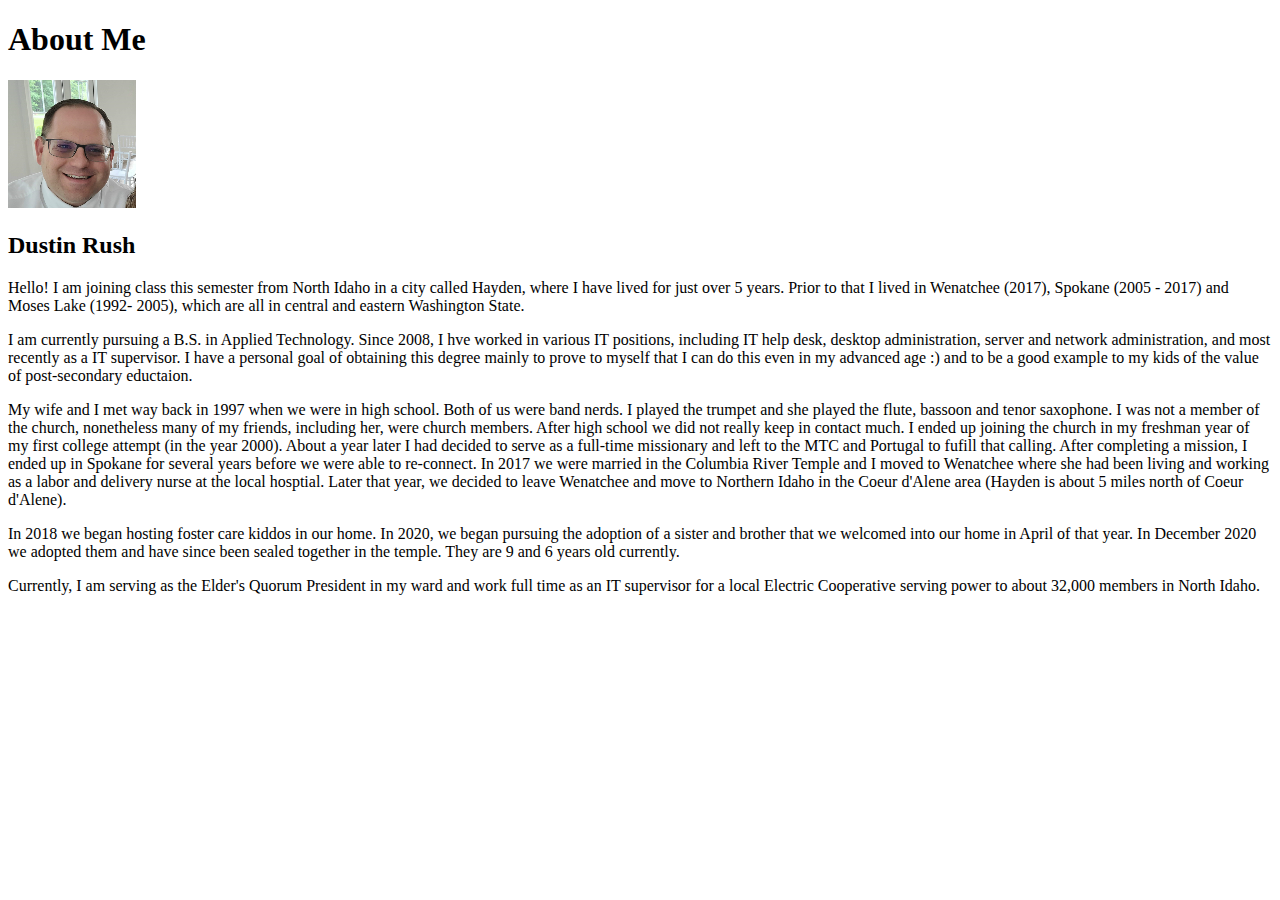
<file: aboutme/index.html>
<!DOCTYPE html>
<html lang="en">
    <head>
        <meta charset="UTF-8">
        <meta http-equiv="X-UA-Compatible" content="IE=edge">
        <meta name="viewport" content="width=device-width, initial-scale=1.0">
        <title>All About Me</title>
    </head>
    <body>
        <h1>About Me</h1>
        <img alt="Image of me" src="images\dustinrush.jpg">
        <h2>Dustin Rush</h2>
        <p>Hello! I am joining class this semester from North Idaho in a city called Hayden, where I have lived for just over 5 years. Prior to that I lived in Wenatchee (2017), Spokane (2005 - 2017) and Moses Lake (1992- 2005), which are all in central and eastern Washington State.</p>
        <p>I am currently pursuing a B.S. in Applied Technology. Since 2008, I hve worked in various IT positions, including IT help desk, desktop administration, server and network administration, and most recently as a IT supervisor. I have a personal goal of obtaining this degree mainly to prove to myself that I can do this even in my advanced age :) and to be a good example to my kids of the value of post-secondary eductaion.</p> 
        <p>My wife and I met way back in 1997 when we were in high school. Both of us were band nerds. I played
         the trumpet and she played the flute, bassoon and tenor saxophone. I was not a member of the church, nonetheless many of my
         friends, including her, were church members. After high school we did not really keep in contact much.  I ended up joining the church in my freshman year of my first college attempt (in the year 2000).  About a year later I had decided to serve as a  full-time missionary and left to the MTC and Portugal to fufill that calling. After completing a mission, I ended up in Spokane for several years before we were able to re-connect.  In 2017 we were married in the Columbia River Temple and I moved to Wenatchee where she had been living and working as a labor and delivery nurse at the local hosptial. Later that year, we decided to leave Wenatchee and move to Northern Idaho in the Coeur d'Alene area (Hayden is about 5 miles north of Coeur d'Alene).</p>
        <p>In 2018 we began hosting foster care kiddos in our home.  In 2020, we began pursuing the adoption of a sister and brother that we welcomed into our home in April of that year.  In December 2020 we adopted them and have since been sealed together in the temple. They are 9 and 6 years old currently.</p> 
        <p>Currently, I am serving as the Elder's Quorum President in my ward and work full time as an IT supervisor for a local Electric Cooperative serving power to about 32,000 members in North Idaho.</p>
    </body>
</html>
</file>
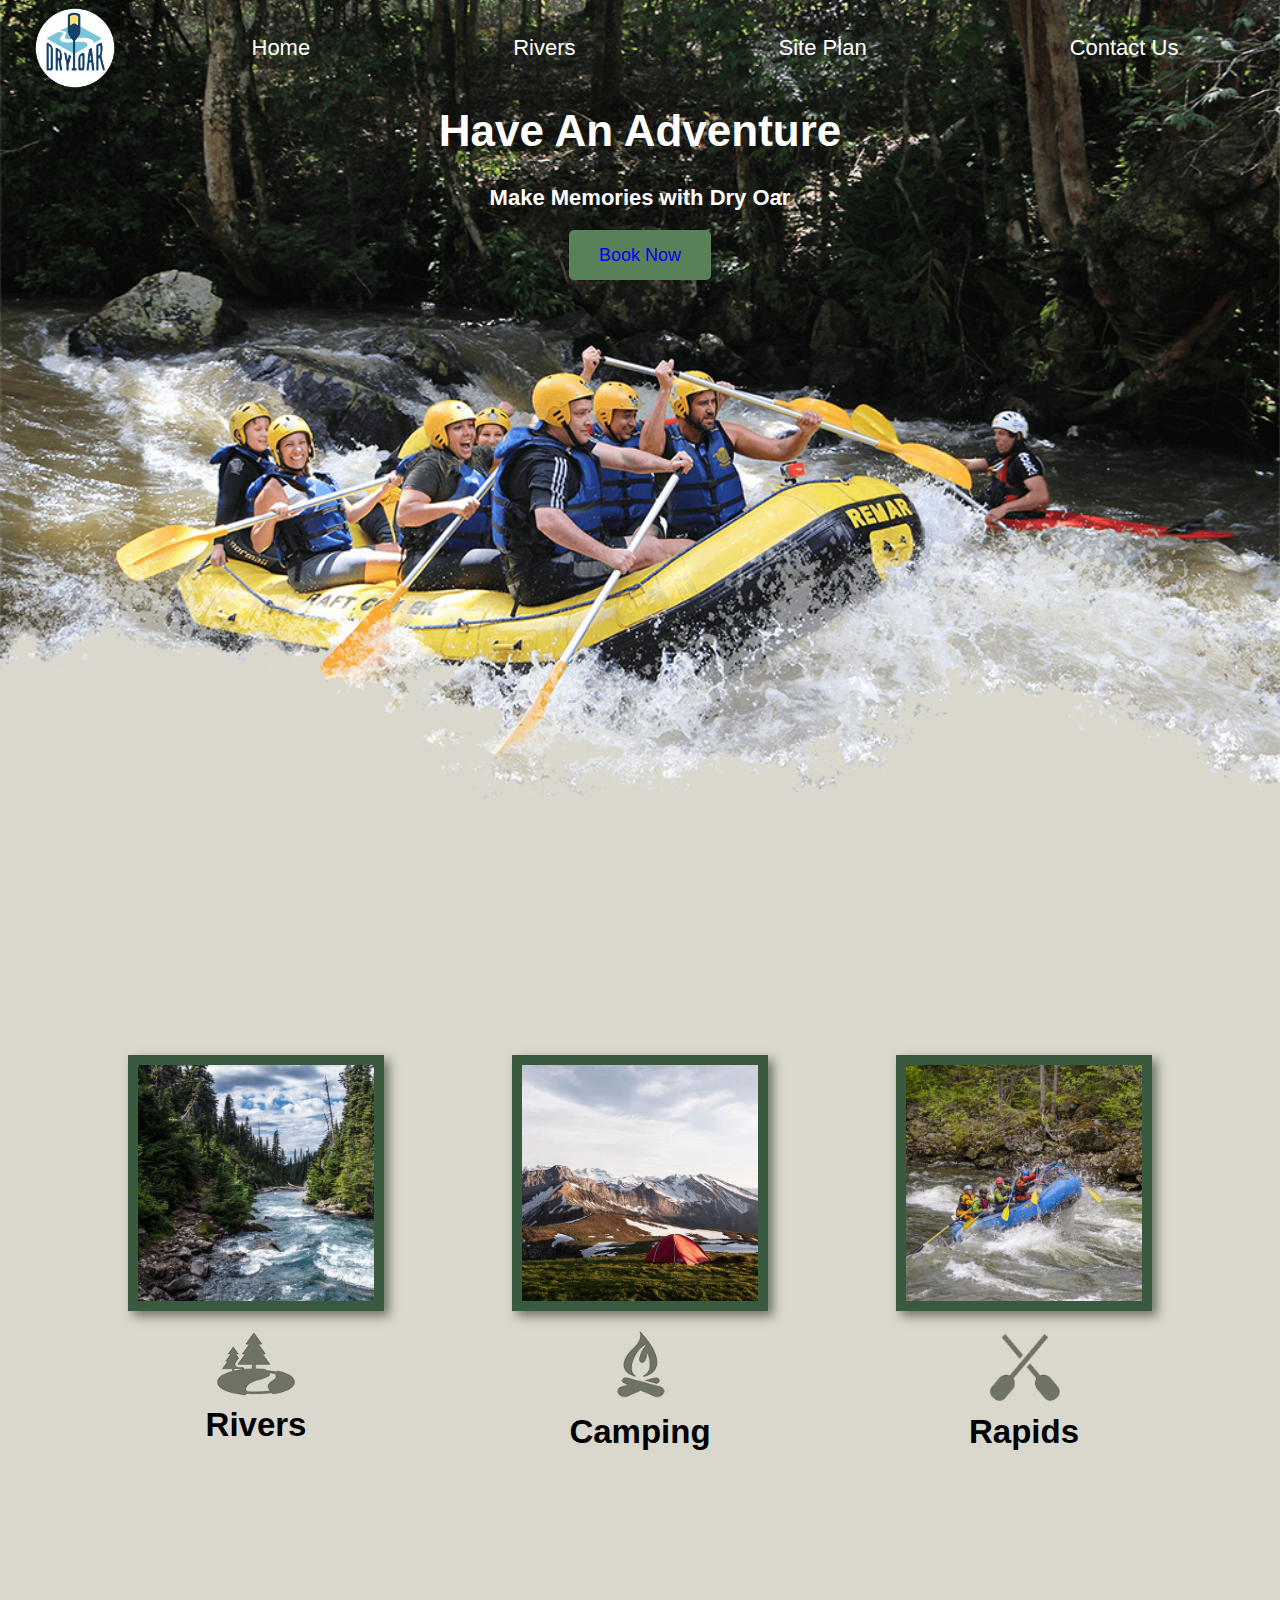
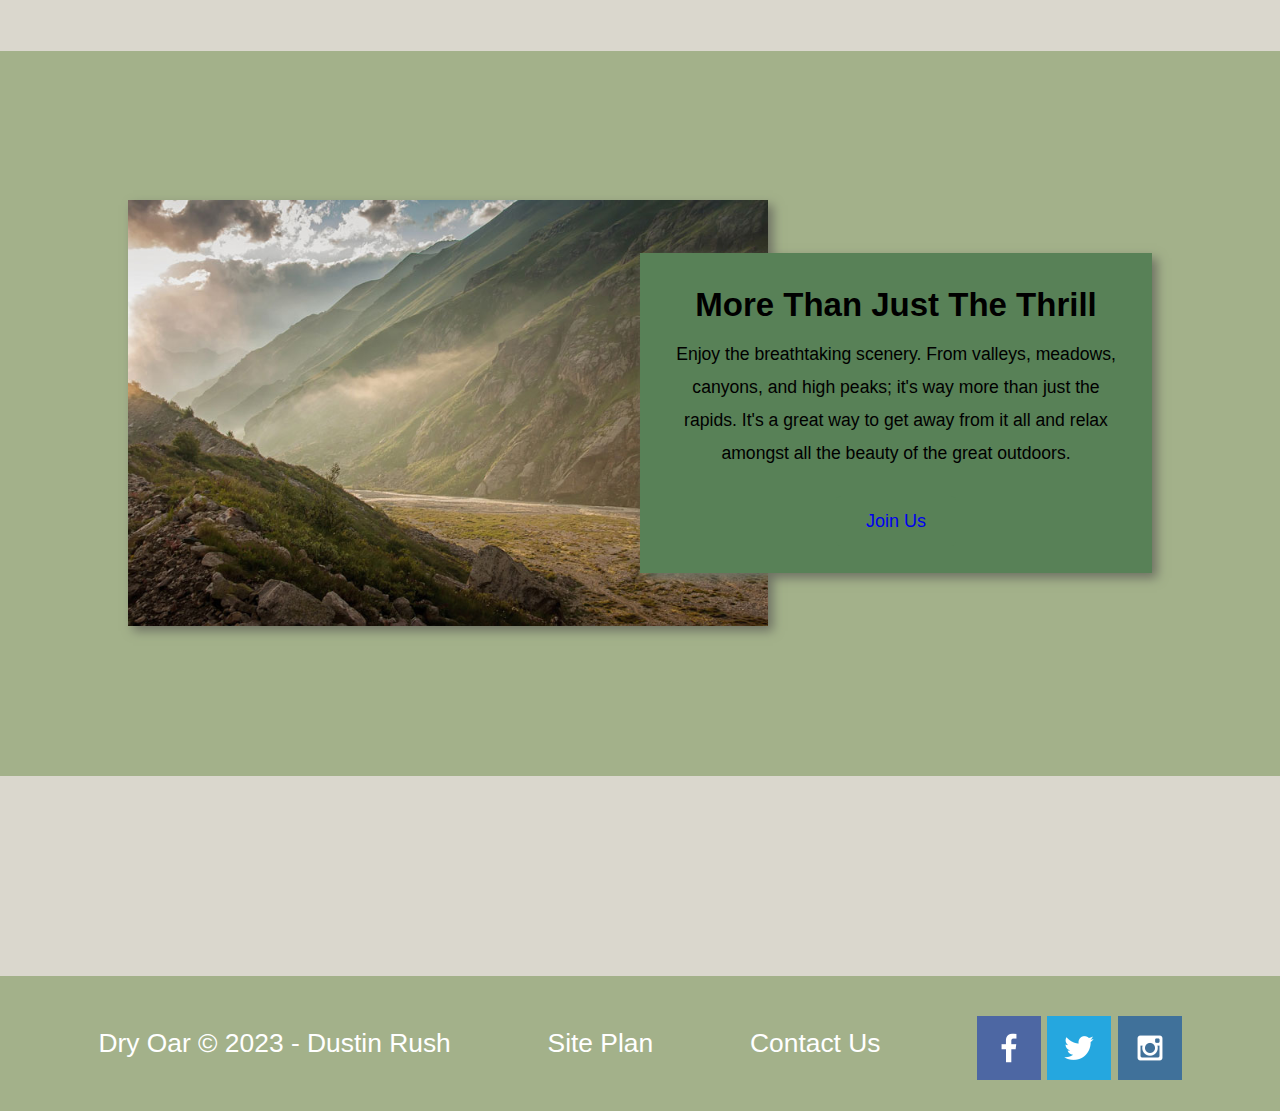
<file: wwr/index.html>
<!DOCTYPE html>
<html lang="en">
<head>
    <meta charset="UTF-8">
    <meta http-equiv="X-UA-Compatible" content="IE=edge">
    <meta name="viewport" content="width=device-width, initial-scale=1.0">
    <link rel="stylesheet" href="styles/style.css">
    <title>Whitewater Rafting Vacations | Dry Oar Boating | Home</title>
</head>
<body>
    <div id="content">
    <header>
        <a id="logo_link" href="index.html">
            <img class="logo" src="images/logo.png" alt="Dry Oar Logo">
        </a>
        <nav>
            <a href="index.html">Home</a>
            <a href="rivers.html">Rivers</a>
            <a href="site-plan-rafting.html">Site Plan</a>
            <a href="contactus.html">Contact Us</a>
        </nav>    
    </header>
    <div id="hero">
        <div id="hero-box">
            <img id="hero-img" src="images/hero.png" alt="People enjoying white water rafting">
        </div>
        <section id="hero-msg">
            <h1 class="home-title">Have An Adventure</h1>
            <h4>Make Memories with Dry Oar </h4>
            <div class='button-box'>
                <a class='book' href="contactus.html">Book Now</a>
            </div>
        </section>
    </div>
    <main class="home-grid">
        <section class="rivers-card">
            <img class="card-img" src="images/rivers.jpg" alt="river in forest">
            <img class="icon" src="images/river_icon.png" alt="river icon">
            <h2>Rivers</h2>
        </section>
        <section class="camping-card">
            <img class="card-img" src="images/camping.jpg" alt="tent in mountains">
            <img class="icon" src="images/fire_icon.png" alt="fire icon">
            <h2>Camping</h2>
        </section>
        <section class="rapids-card">
            <img class="card-img" src="images/rapids.jpg" alt="rafting boat">
            <img class="icon" src="images/oars.png" alt="oars icon">
            <h2>Rapids</h2>
        </section>
        <div id="background"></div> 
            <img class="mountains" src="images/mountains.jpg" alt="Misty mountains">
        <section class="msg">
         <h2>More Than Just The Thrill</h2>
            <p>Enjoy the breathtaking scenery. From valleys, meadows, canyons, and high peaks; it's way more than just the rapids. It's a great way to get away from it all and relax amongst all the beauty of the great outdoors. </p>
            <a class='join' href="rivers.html">Join Us</a>
        </section>
    </main>
    <footer>
        <p>Dry Oar &copy; 2023 - Dustin Rush</p>
        <p><a href="site-plan-rafting.html">Site Plan</a></p>
        <p><a href="contactus.html">Contact Us</a></p>
        <div class="social">
            <a href="https://facebook.com" target="_blank">
                <img src="images/facebook.png" alt="fb icon">
            </a>
            <a href="https://twitter.com" target="_blank">
                <img src="images/twitter.png" alt="twitter icon">
            </a>
            <a href="https://instagram.com" target="_blank">
                <img src="images/instagram.png" alt="instagram icon">
            </a>
        </div>
    </footer>
</div> 
</body>
</html>
</file>
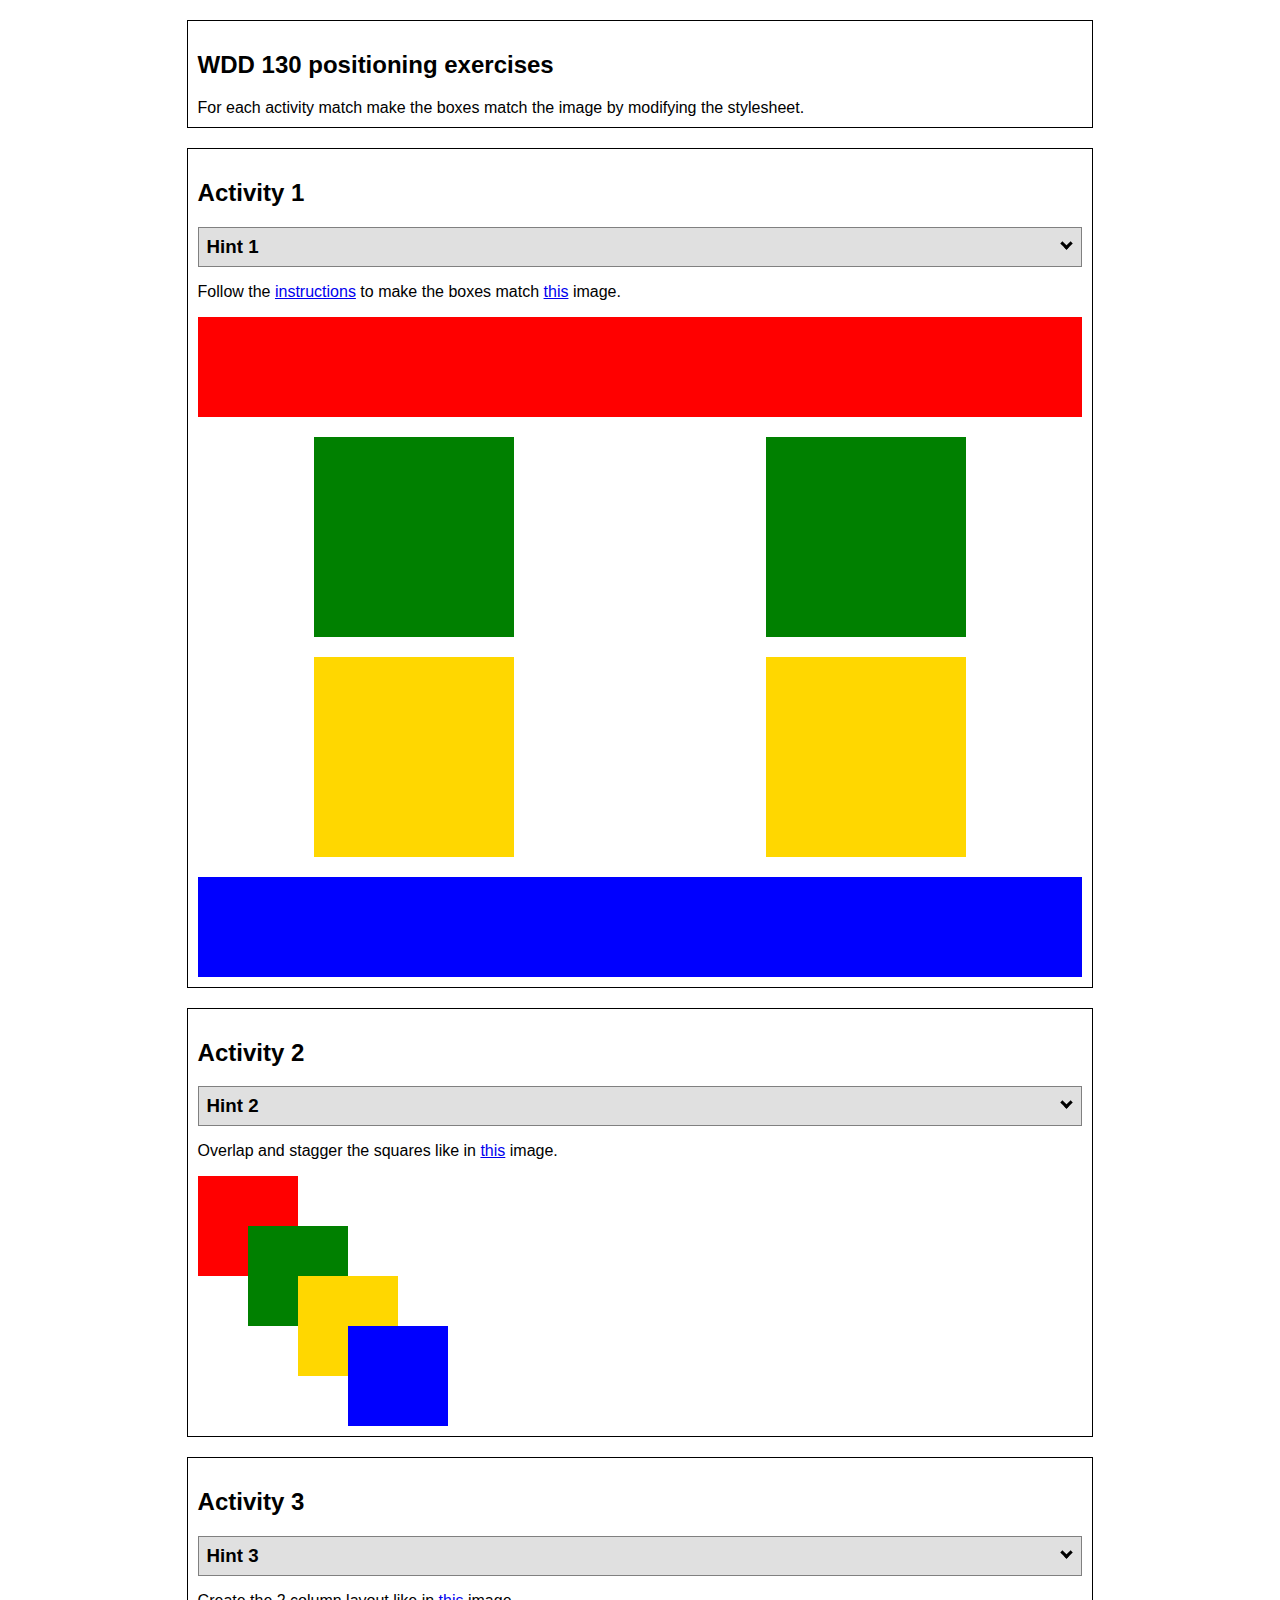
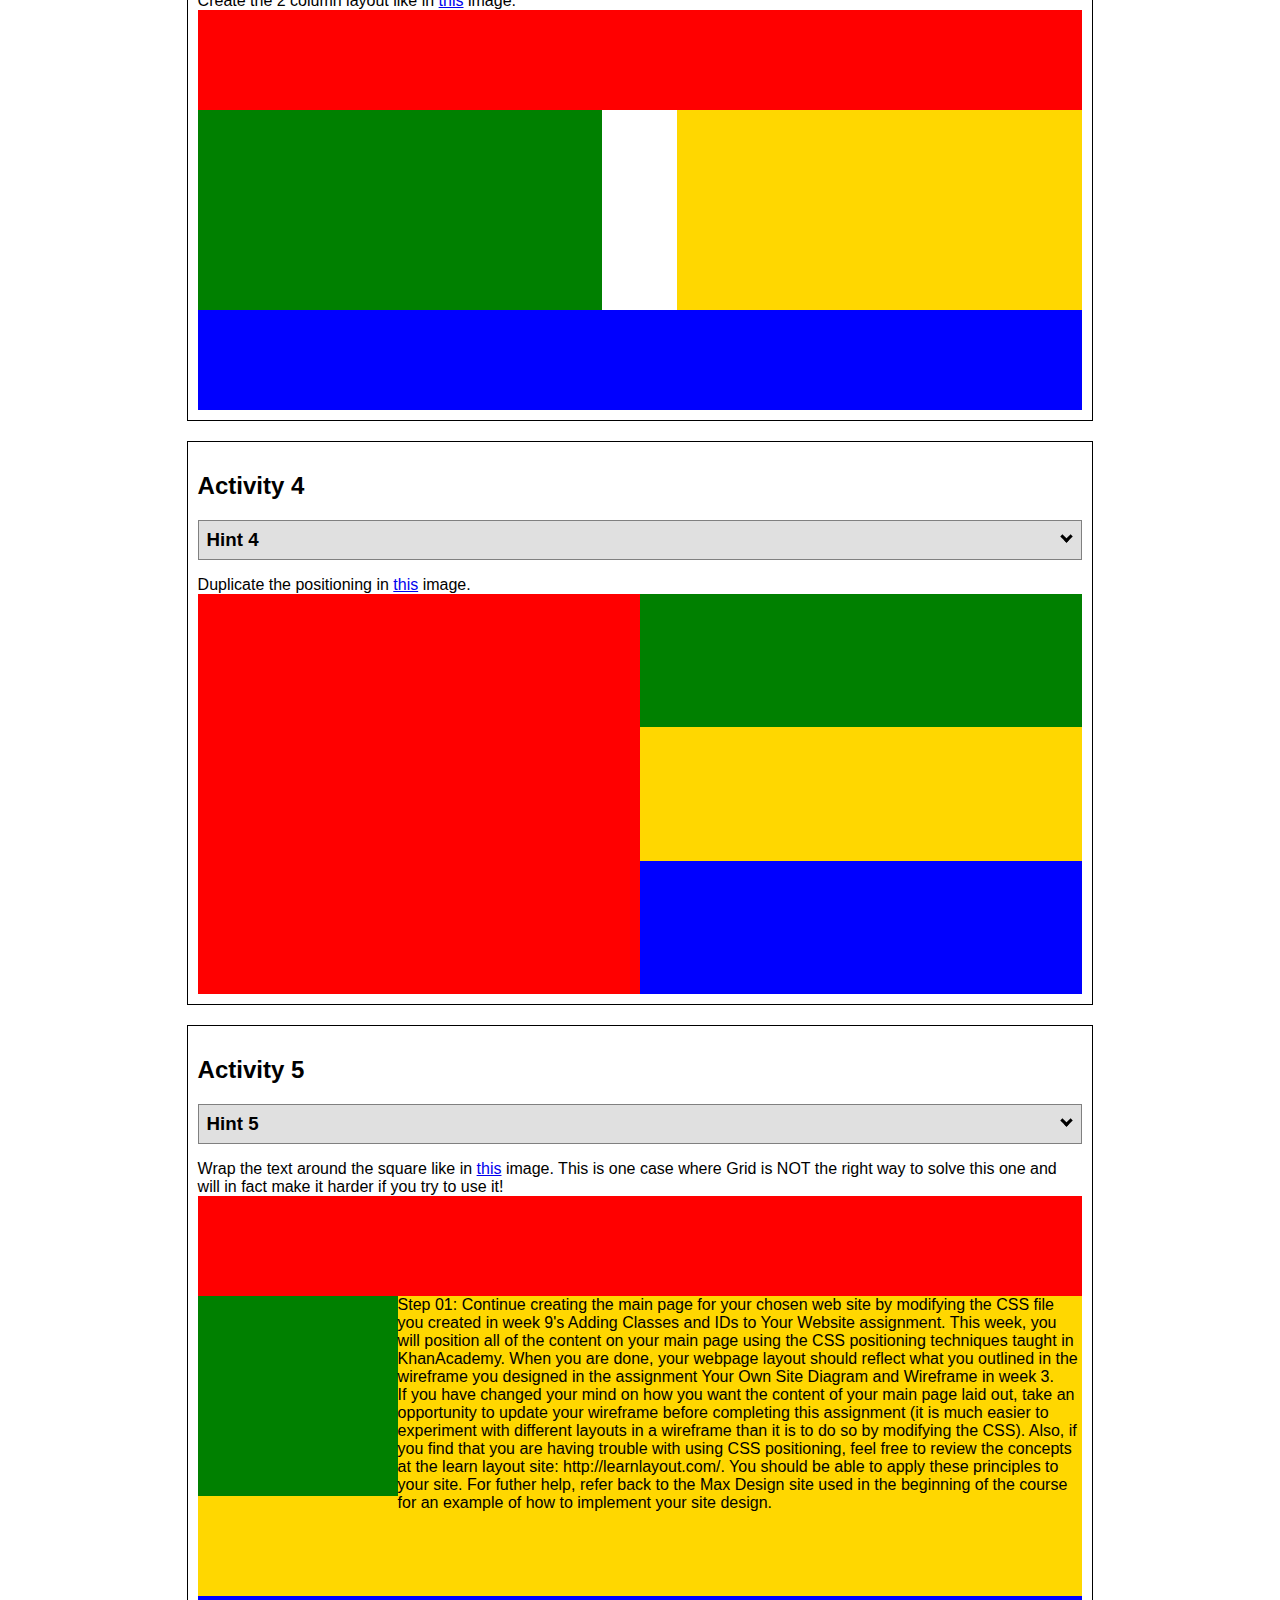
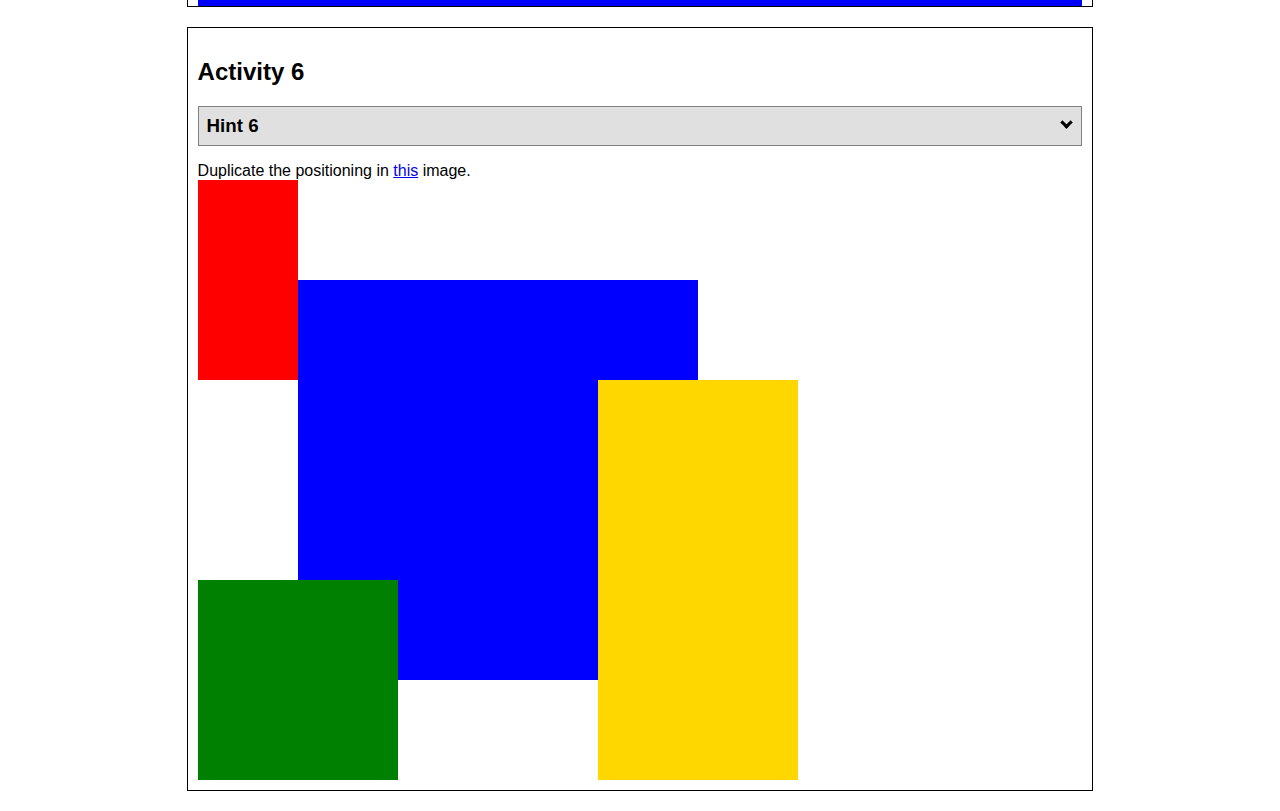
<file: positioning.html>
<!DOCTYPE html>
<html lang="en">
  <head>
    <!-- HTML - Name: positioning.html -->
    <title>Positioning Activity</title>
    <link rel="stylesheet" type="text/css" href="positionstyles.css" />
  </head>
  <body>
    <div class="activity">
      <h2>WDD 130 positioning exercises</h2>
      For each activity match make the boxes match the image by modifying the stylesheet.</div>
    <div class="activity">
      <h2>Activity 1</h2>
      <section class="hint"><input type="checkbox" ><i></i> <h3>Hint 1</h3><div><p>Check out the <a href="https://byui-wdd.github.io/wdd130/activities/w06-css-positioning.html" target="_blank">activity instructions</a> in Ilearn!</p></div></section>
      <p>Follow the <a href="https://byui-wdd.github.io/wdd130/activities/w06-css-positioning.html" target="_blank">instructions</a> to make the boxes match  <a href="https://byui-wdd.github.io/wdd130/images/example1.png" target="_blank">this</a> image.</p>
      <div class="content1" >
        <div class="red1" ></div>
        <div class="green1" ></div>
        <div class="green1" ></div>
        <div class="yellow1"></div>
        <div class="yellow1"></div>
        <div class="blue1"></div>
      </div>
    </div>
    <div class="activity">
      <h2>Activity 2</h2>
      <section class="hint"><input type="checkbox" > <h3>Hint 2</h3><i></i><div>
      <ul>
      <li>grid-template-columns: 50px 50px 50px 50px 50px </li></ul></div></section>
      <p>Overlap and stagger the squares like in <a href="https://byui-wdd.github.io/wdd130/images/example2.png" target="_blank">this</a> image.</p>
      <div class="content2" >
        <div class="red2" ></div>
        <div class="green2" ></div>
        <div class="yellow2"></div>
        <div class="blue2"></div>
      </div>
    </div>
    <div class="activity">
      <h2>Activity 3</h2>
      <section class="hint"><input type="checkbox" > <h3>Hint 3</h3><i></i><div><p>This one is going to be best solved with CSS Grid. Remember to make the boxes the right width first...then start moving them around. </p><h4>Properties used:</h4><ul><li>display:grid;</li><li>grid-template-columns:</li><li>grid-column-gap:</li>
        <li>grid-column:</li>  </ul></div></section>
      Create the 2 column layout like in <a href="https://byui-wdd.github.io/wdd130/images/example3.png" target="_blank">this</a>  image.
      <div class="content3" >
        <div class="red3" ></div>
        <div class="green3" ></div>
        <div class="yellow3"></div>
        <div class="blue3"></div>
      </div>
    </div>
    <div class="activity">
      <h2>Activity 4</h2>
      <section class="hint"><input type="checkbox" > <h3>Hint 4</h3><i></i><div><p>For the others we have been primarily concerned with width. For this one you will need to adjust height as well. </p><h4>Properties used:</h4><ul><li>display:grid;</li><li>grid-template-columns:</li><li>grid-row:</li></ul></div></section>
      Duplicate the positioning in <a href="https://byui-wdd.github.io/wdd130/images/example4.png" target="_blank">this</a> image. 
      <div class="content4" >
        <div class="red4" ></div>
        <div class="green4" ></div>
        <div class="yellow4"></div>
        <div class="blue4"></div>
      </div>
    </div>

    <div class="activity">
      <h2>Activity 5</h2>
      <section class="hint"><input type="checkbox" > <h3>Hint 5</h3><i></i><div><p>Grid is <strong>not</strong> the right way to do this.  In fact there is only one way to really do that...and that is with float. Remember that we float the thing we want the text to wrap around.  Also remember to start by making all the shapes the right size and shape.</p><h4>Properties used:</h4><ul><li>float: left;</li></ul></div></section>
      Wrap the text around the square like in <a href="https://byui-wdd.github.io/wdd130/images/example5.png" target="_blank">this</a> image. This is one case where Grid is NOT the right way to solve this one and will in fact make it harder if you try to use it!
      <div class="content5" >
        <div class="red5" ></div>
        <div class="green5" ></div>
        <div class="yellow5">Step 01: Continue creating the main page for your chosen web site by modifying the CSS file you created in week 9's Adding Classes and IDs to Your Website assignment. This week, you will position all of the content on your main page using the CSS positioning techniques taught in KhanAcademy. When you are done, your webpage layout should reflect what you outlined in the wireframe you designed in the assignment Your Own Site Diagram and Wireframe in week 3. <br />
          If you have changed your mind on how you want the content of your main page laid out, take an opportunity to update your wireframe before completing this assignment (it is much easier to experiment with different layouts in a wireframe than it is to do so by modifying the CSS). Also, if you find that you are having trouble with using CSS positioning, feel free to review the concepts at the learn layout site: http://learnlayout.com/. You should be able to apply these principles to your site. For futher help, refer back to the Max Design site used in the beginning of the course for an example of how to implement your site design.</div>
        <div class="blue5"></div>
      </div>
    </div>
    <div class="activity">
      <h2>Activity 6</h2>
      <section class="hint"><input type="checkbox" > <h3>Hint 6</h3><i></i><div><p>This one is all about visualizing the grid behind the layout. If you are having a hard time doing that first: all the sizes are even multiples of 100, and second here is another example with the lines drawn: <a href="https://byui-wdd.github.io/wdd130/images/example6-hint.png" target="_blank">example 6 with lines</a>. For this one you will find it easiest if you use px for the column width. You can also use <kbd>z-index</kbd> to control the element layering.    </p><h4>Properties used:</h4><ul><li>display:grid;</li><li>grid-template-columns:</li><li>grid-column:</li><li>grid-row:</li><li><a href="https://www.w3schools.com/cssref/pr_pos_z-index.asp" target="_blank">z-index:</a></li></ul></div></section>
      Duplicate the positioning in <a href="https://byui-wdd.github.io/wdd130/images/example6.png" target="_blank">this</a> image.
      <div class="content6" >
        <div class="red6" ></div>
        <div class="green6" ></div>
        <div class="yellow6"></div>
        <div class="blue6"></div>
      </div>
    </div>
  </body>
</html>
</file>
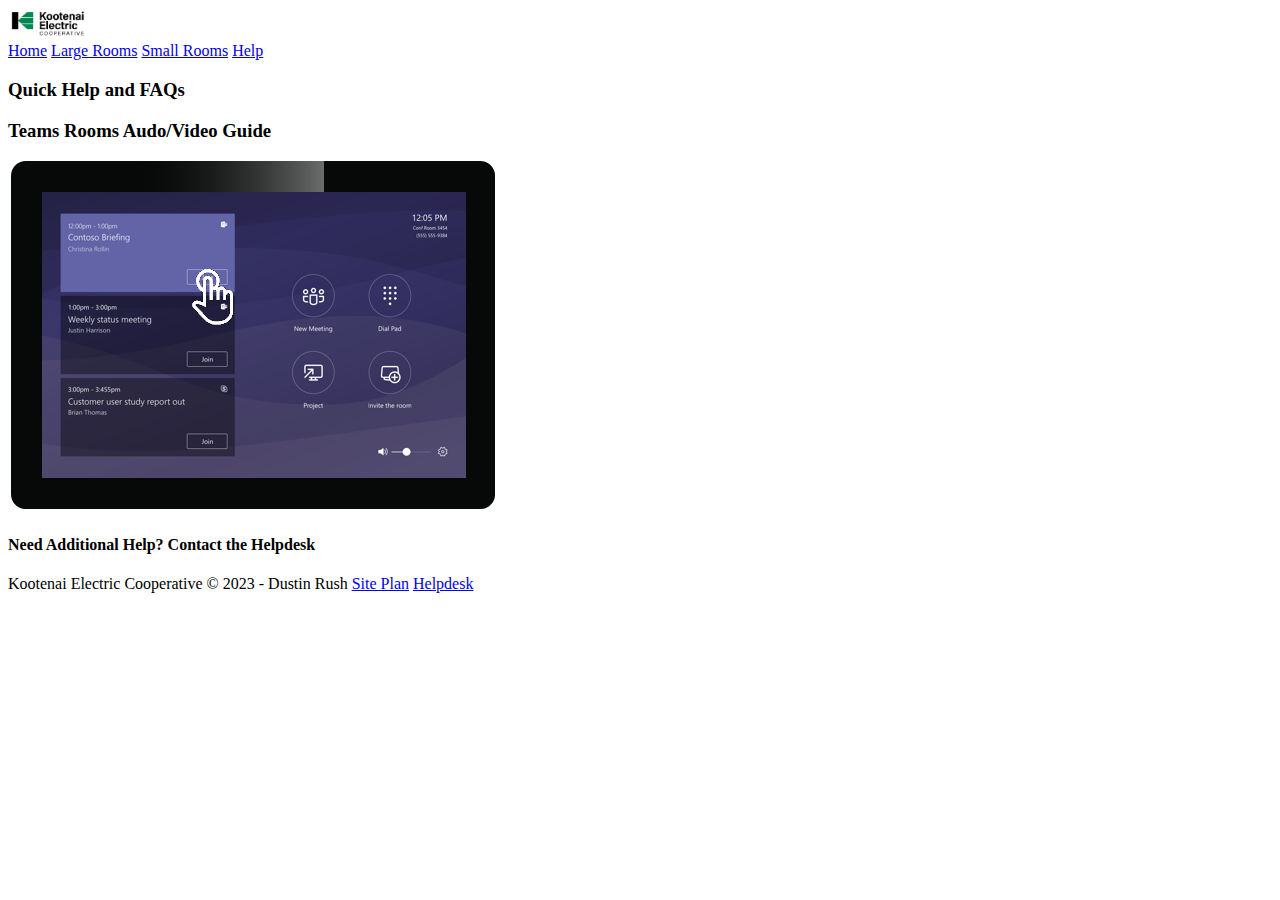
<file: confguide/help.html>
<!DOCTYPE html>
<html lang="en">
<head>
    <meta charset="UTF-8">
    <meta http-equiv="X-UA-Compatible" content="IE=edge">
    <meta name="viewport" content="width=device-width, initial-scale=1.0">
    <link rel="stylesheet" href="styles/styles.css">
    <title>Home</title>
</head>
<body>
    <div id="content">
    <header>
        <a id="logo_link" href="index.html">
            <img class="logo" src="images/kec_logo2018_cmyk_2c_vert.png" alt="KEC Logo 2C">
        </a>
        <nav>
            <a href="index.html">Home</a>
            <a href="large-rooms.html">Large Rooms</a>
            <a href="small-rooms.html">Small Rooms</a>
            <a href="help.html">Help</a>
        </nav>    
    </header>
    <div>
        <div></div>
        <section></section>
    </div>
    <main>
        <section>
            <h3>Quick Help and FAQs</h3>
        </section>
        <section>
            <h3>Teams Rooms Audo/Video Guide</h3>
            <img src="images/Teams Meeting onscreen.png" alt="Teams Room System Panel">
        </section>
        <section>
            <h4>Need Additional Help? Contact the Helpdesk</h4>
        </section>
    </main>
    <footer>
        <p><a>Kootenai Electric Cooperative &copy; 2023 - Dustin Rush</a>
        <a href="site-plan.html">Site Plan</a>
        <a href="help.html">Helpdesk</a></p>
    </footer>
</div> 
</body>
</html>
</file>
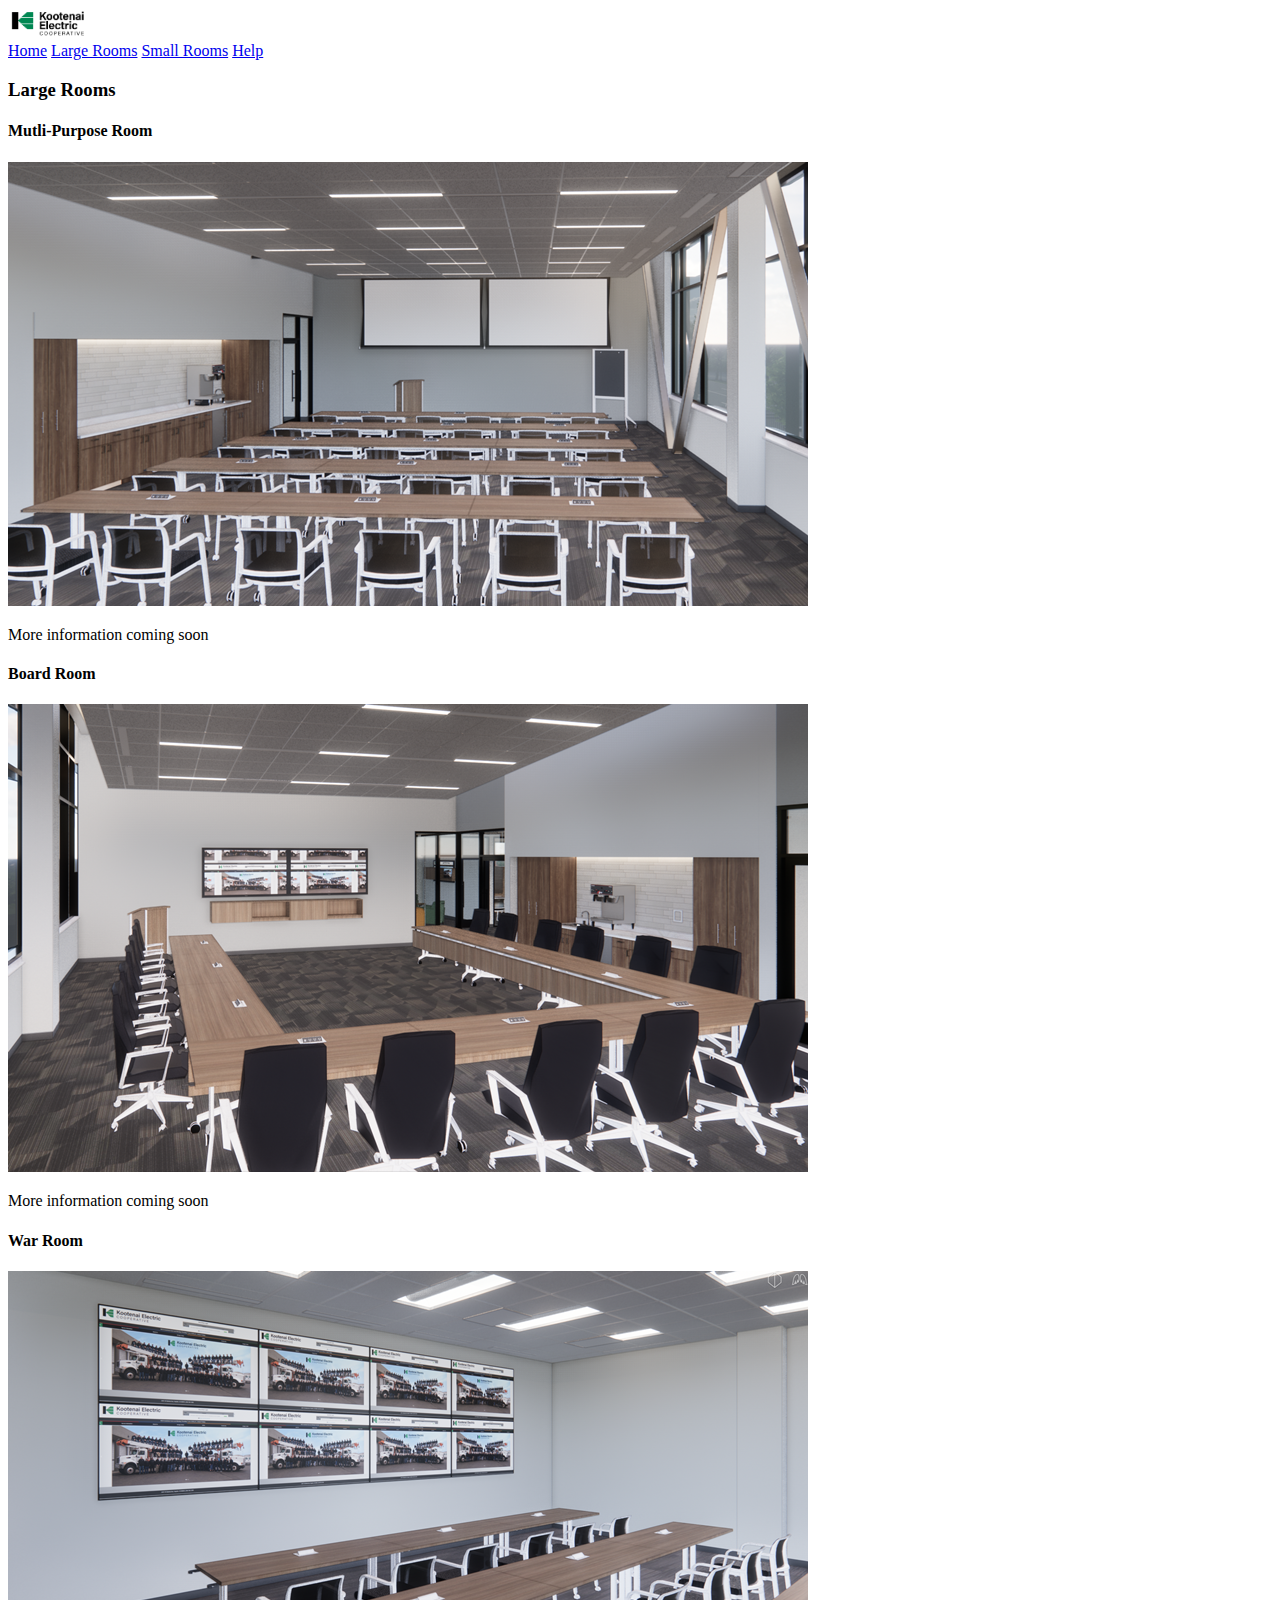
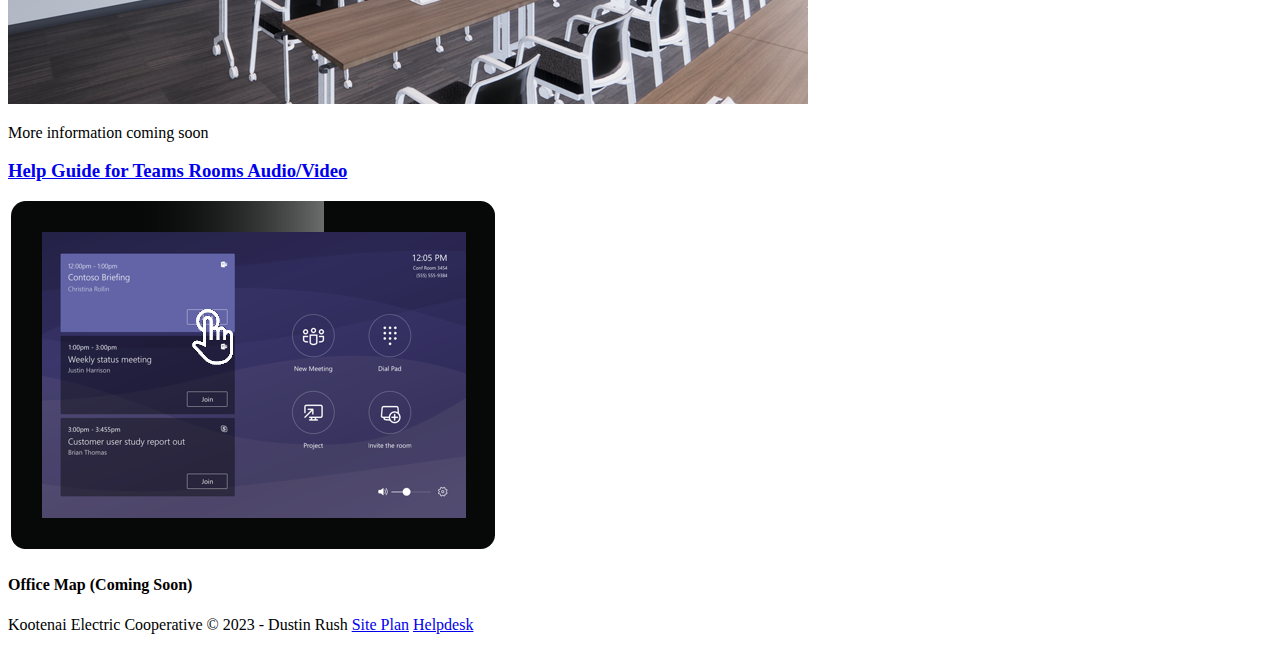
<file: confguide/large-rooms.html>
<!DOCTYPE html>
<html lang="en">
<head>
    <meta charset="UTF-8">
    <meta http-equiv="X-UA-Compatible" content="IE=edge">
    <meta name="viewport" content="width=device-width, initial-scale=1.0">
    <link rel="stylesheet" href="styles/styles.css">
    <title>KEC | Conference Room Guide | Large Rooms</title>
</head>
<body>
    <div id="content">
    <header>
        <a id="logo_link" href="index.html">
            <img class="logo" src="images/kec_logo2018_cmyk_2c_vert.png" alt="KEC Logo 2C">
        </a>
        <nav>
            <a href="index.html">Home</a>
            <a href="large-rooms.html">Large Rooms</a>
            <a href="small-rooms.html">Small Rooms</a>
            <a href="help.html">Help</a>
        </nav>    
    </header>
    <main>
        <section>
            <h3>Large Rooms</h3>
            <h4>Mutli-Purpose Room</h4>
            <img src="images/multipurpose.png" alt="Mutli-Purpose Room">
            <p>More information coming soon</p>
            <h4>Board Room</h4>
            <img src="images/board.png" alt="Board Room">
            <p>More information coming soon</p>
            <h4>War Room</h4>
            <img src="images/war.png" alt="War Room">
            <p>More information coming soon</p>
        </section>
        <section>
            <a href="help.html"><h3>Help Guide for Teams Rooms Audio/Video</h3></a>
            <a href="help.html"><img src="images/Teams Meeting onscreen.png" alt="Teams Room System Panel"></a>
        </section>
        <section>
            <h4>Office Map (Coming Soon)</h4>
        </section>
    </main>
    <footer>
        <p><a>Kootenai Electric Cooperative &copy; 2023 - Dustin Rush</a>
        <a href="site-plan.html">Site Plan</a>
        <a href="help.html">Helpdesk</a></p>
    </footer>
</div> 
</body>
</html>
</file>
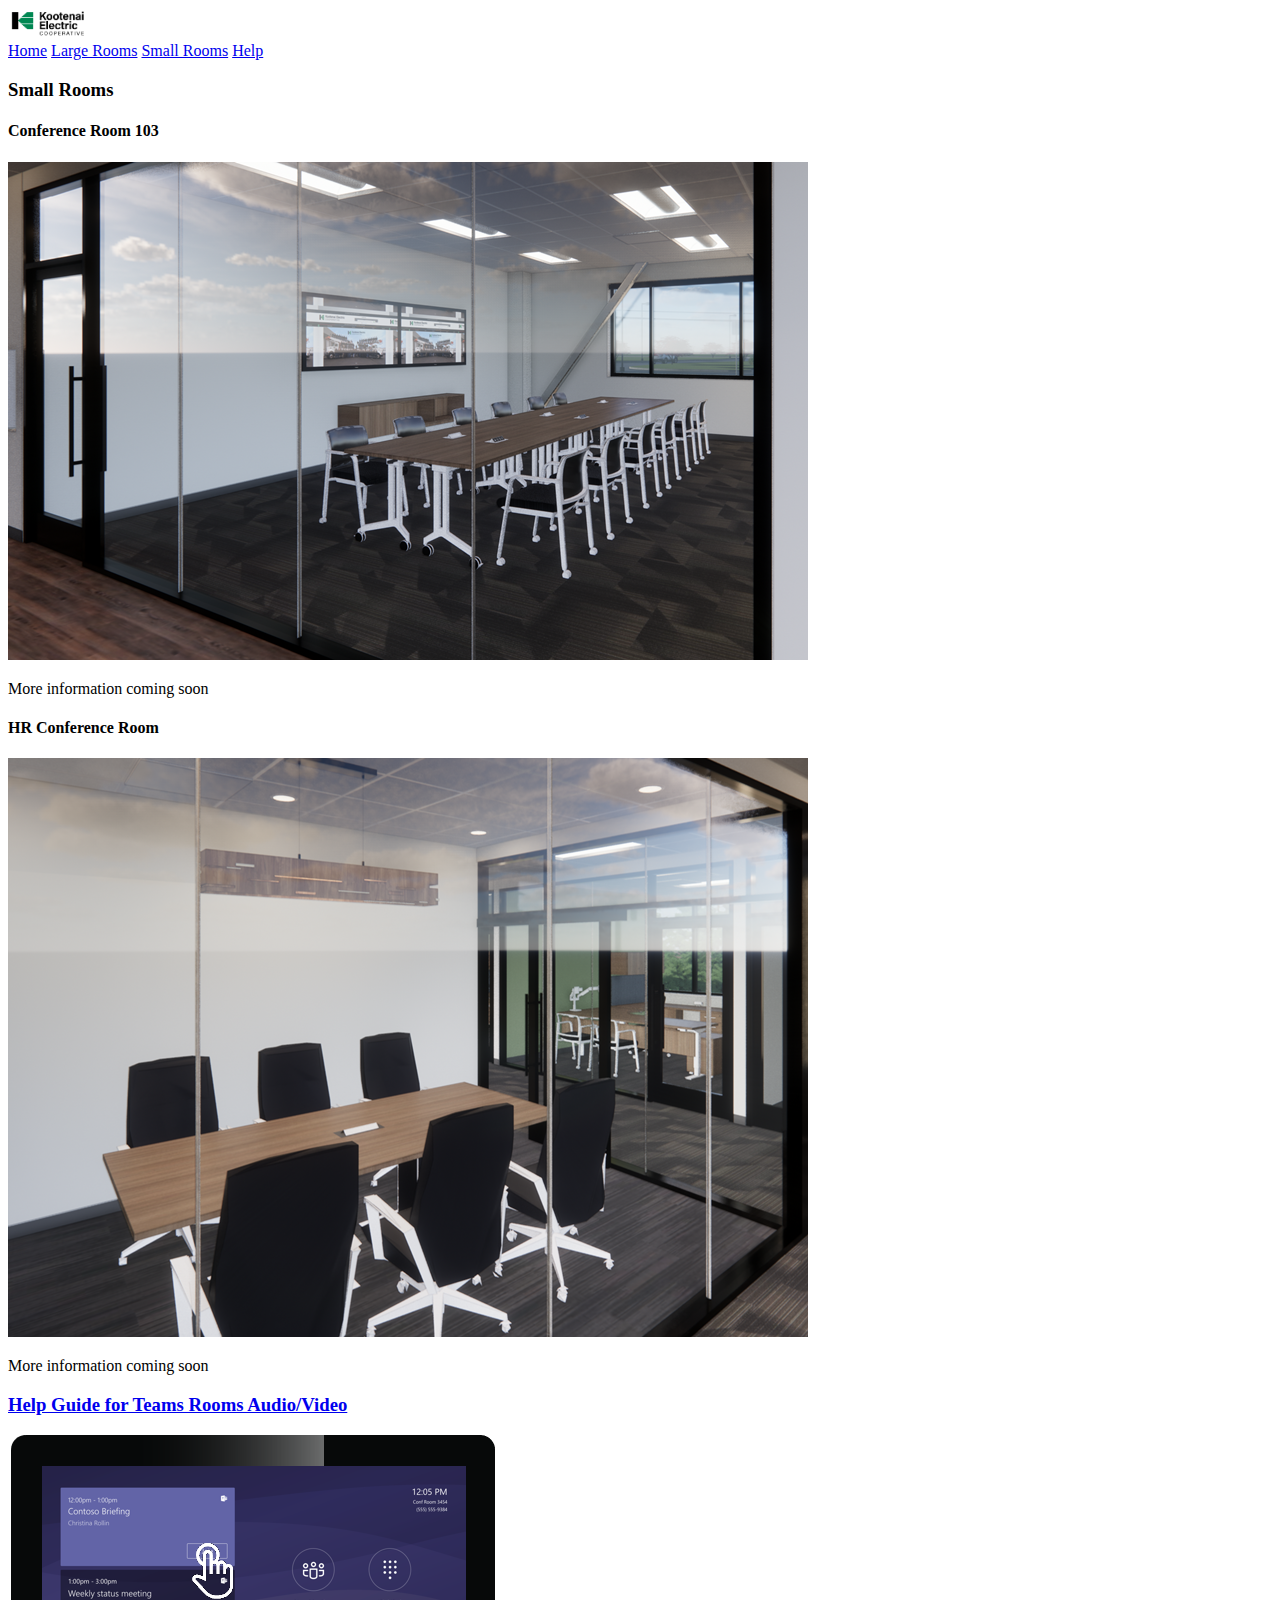
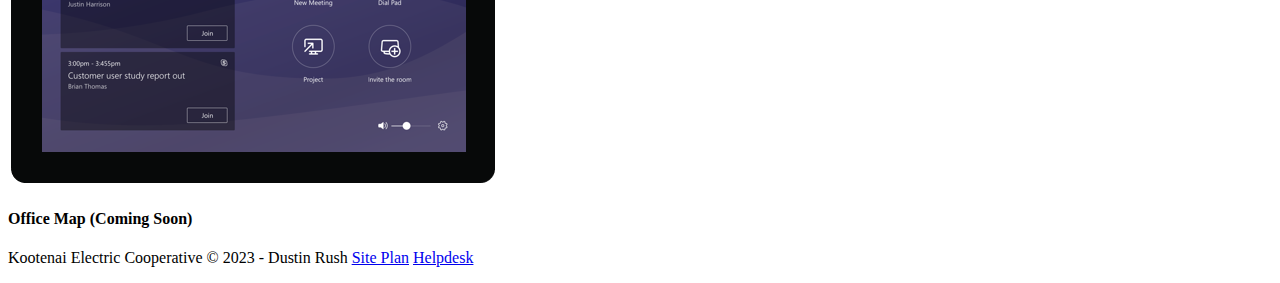
<file: confguide/small-rooms.html>
<!DOCTYPE html>
<html lang="en">
<head>
    <meta charset="UTF-8">
    <meta http-equiv="X-UA-Compatible" content="IE=edge">
    <meta name="viewport" content="width=device-width, initial-scale=1.0">
    <link rel="stylesheet" href="styles/styles.css">
    <title>KEC | Conference Room Guide | Small Rooms</title>
</head>
<body>
    <div id="content">
    <header>
        <a id="logo_link" href="index.html">
            <img class="logo" src="images/kec_logo2018_cmyk_2c_vert.png" alt="KEC Logo 2C">
        </a>
        <nav>
            <a href="index.html">Home</a>
            <a href="large-rooms.html">Large Rooms</a>
            <a href="small-rooms.html">Small Rooms</a>
            <a href="help.html">Help</a>
        </nav>    
    </header>
    <main>
        <section>
            <h3>Small Rooms</h3>
            <h4>Conference Room 103</h4>
            <img src="images/rm103.png" alt="Conference 103">
            <p>More information coming soon</p>
            <h4>HR Conference Room</h4>
            <img src="images/hrconf.png" alt="HR Conference Room">
            <p>More information coming soon</p>
        </section>
        <section>
            <a href="help.html"><h3>Help Guide for Teams Rooms Audio/Video</h3></a>
            <a href="help.html"><img src="images/Teams Meeting onscreen.png" alt="Teams Room System Panel"></a>
        </section>
        <section>
            <h4>Office Map (Coming Soon)</h4>
        </section>
    </main>
    <footer>
        <p><a>Kootenai Electric Cooperative &copy; 2023 - Dustin Rush</a>
        <a href="site-plan.html">Site Plan</a>
        <a href="help.html">Helpdesk</a></p>
    </footer>
</div> 
</body>
</html>
</file>
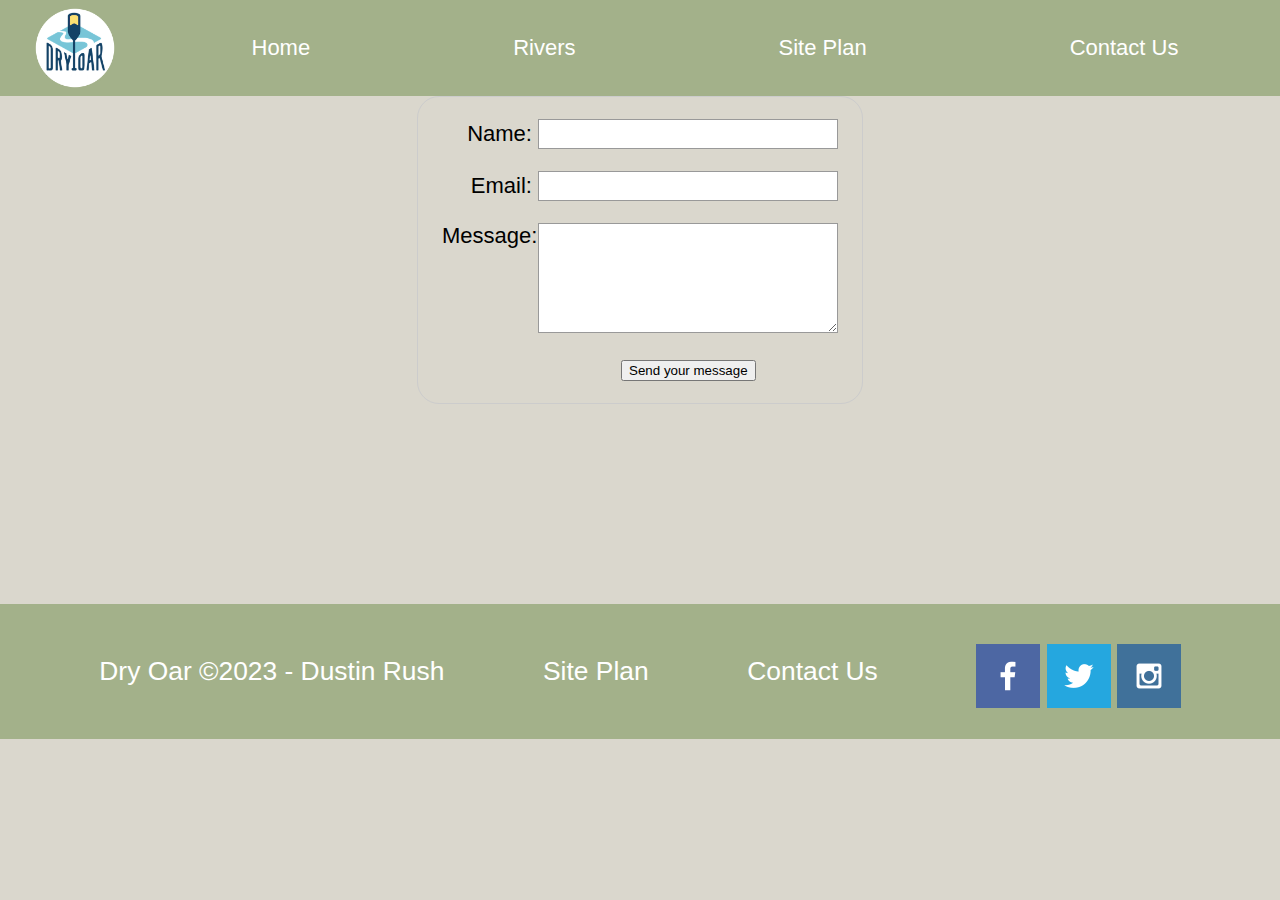
<file: wwr/contactus.html>
<!DOCTYPE html>
<html lang="en">
<head>
    <meta charset="UTF-8">
    <meta http-equiv="X-UA-Compatible" content="IE=edge">
    <meta name="viewport" content="width=device-width, initial-scale=1.0">
    <link rel="stylesheet" href="styles/style.css">
    <title>Whitewater Rafting Vacations | Dry Oar Boating | Contact Us</title>
    <style>
form {
    /* Center the form on the page */
    margin: 0 auto;
    width: 400px;
    /* Form outline */
    padding: 1em;
    border: 1px solid #ccc;
    border-radius: 1em;
  }
  
  ul {
    list-style: none;
    padding: 0;
    margin: 0;
  }
  
  form li + li {
    margin-top: 1em;
  }
  
  label {
    /* Uniform size & alignment */
    display: inline-block;
    width: 90px;
    text-align: right;
  }
  
  input,
  textarea {
    /* To make sure that all text fields have the same font settings
       By default, textareas have a monospace font */
    font: 1em sans-serif;
  
    /* Uniform text field size */
    width: 300px;
    box-sizing: border-box;
  
    /* Match form field borders */
    border: 1px solid #999;
  }
  
  input:focus,
  textarea:focus {
    /* Additional highlight for focused elements */
    border-color: #000;
  }
  
  textarea {
    /* Align multiline text fields with their labels */
    vertical-align: top;
  
    /* Provide space to type some text */
    height: 5em;
  }
  
  .button {
    /* Align buttons with the text fields */
    padding-left: 90px; /* same size as the label elements */
  }
  
  button {
    /* This extra margin represent roughly the same space as the space
       between the labels and their text fields */
    margin-left: 0.5em;
  }

  #feedback {
    background-color: antiquewhite;
    position: absolute;
    top: 0;
    left: 0;
    right: 0;
    padding: .5em;
    /* make this element invisible until we are ready for it */
    display: none;      
}
.moveDown {
    margin-top: 3em;
}
</style>
</head>
<body>
    <div id="content">
    <header class="header2">
        <a id="logo_link" href="index.html">
            <img class="logo" src="images/logo.png" alt="Dry Oar Logo">
        </a>
        <nav class="nav2">
            <a href="index.html">Home</a>
            <a href="rivers.html">Rivers</a>
            <a href="site-plan-rafting.html">Site Plan</a>
            <a href="contactus.html">Contact Us</a>
        </nav> 
    </header>
    <main>
        <div id="feedback"></div>
        <form action="contactus.html" method="post">
            <ul>
              <li>
                <label for="name">Name:</label>
                <input type="text" id="name" name="user_name" />
              </li>
              <li>
                <label for="mail">Email:</label>
                <input type="email" id="mail" name="user_email" />
              </li>
              <li>
                <label for="msg">Message:</label>
                <textarea id="msg" name="user_message"></textarea>
              </li>
              <li class="button">
                <button type="submit">Send your message</button>
              </li>
            </ul>
          </form>
    </main>
    <footer>
        <p>Dry Oar &copy;2023 - Dustin Rush</p>
        <p><a href="site-plan-rafting.html">Site Plan</a></p>
        <p><a href="contactus.html">Contact Us</a></p>
        <div class="social">
            <a href="https://facebook.com" target="_blank">
                <img src="images/facebook.png" alt="fb icon">
            </a>
            <a href="https://twitter.com" target="_blank">
                <img src="images/twitter.png" alt="twitter icon">
            </a>
            <a href="https://instagram.com" target="_blank">
                <img src="images/instagram.png" alt="instagram icon">
            </a>
        </div>
    </footer>
</div>
<script>
    // get the feedback div element so we can do something with it.
    const feedbackElement = document.getElementById('feedback');
    // get the form so we can read what was entered in it.
    const formElement = document.forms[0];
    // add a 'listener' to wait for a submission of our form. When that happens run the code below.
    formElement.addEventListener('submit', function(e) {
        // stop the form from doing the default action.
        e.preventDefault();
        // set the contents of our feedback element to a message letting the user know the form was submitted successfully. Notice that we pull the name that was entered in the form to personalize the message!
        feedbackElement.innerHTML = 'Hello '+ formElement.user_name.value +'! Thank you for your message. We will get back with you as soon as possible!';
        // make the feedback element visible.
        feedbackElement.style.display = "block";
        // add a class to move everything down so our message doesn't cover it.
        document.body.classList.toggle('moveDown');
    });
</script> 
</body>
</html>
</file>
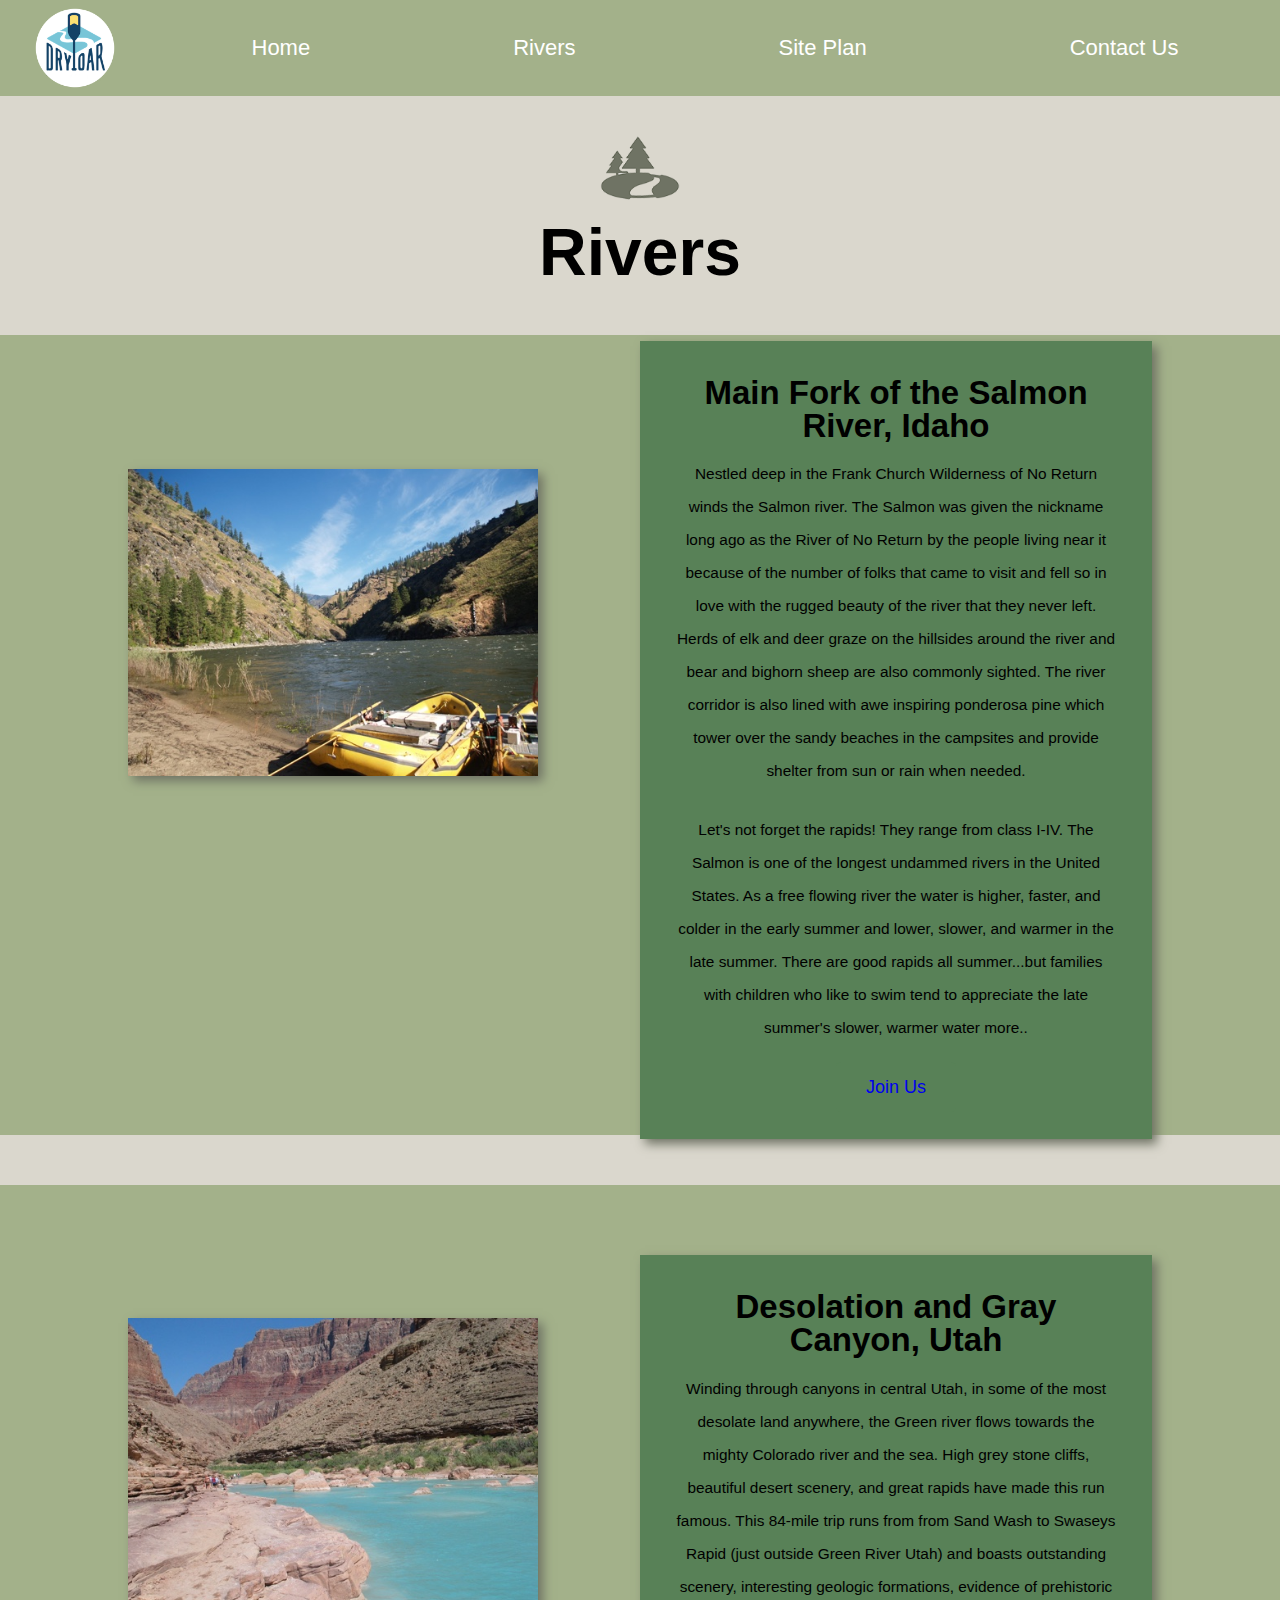
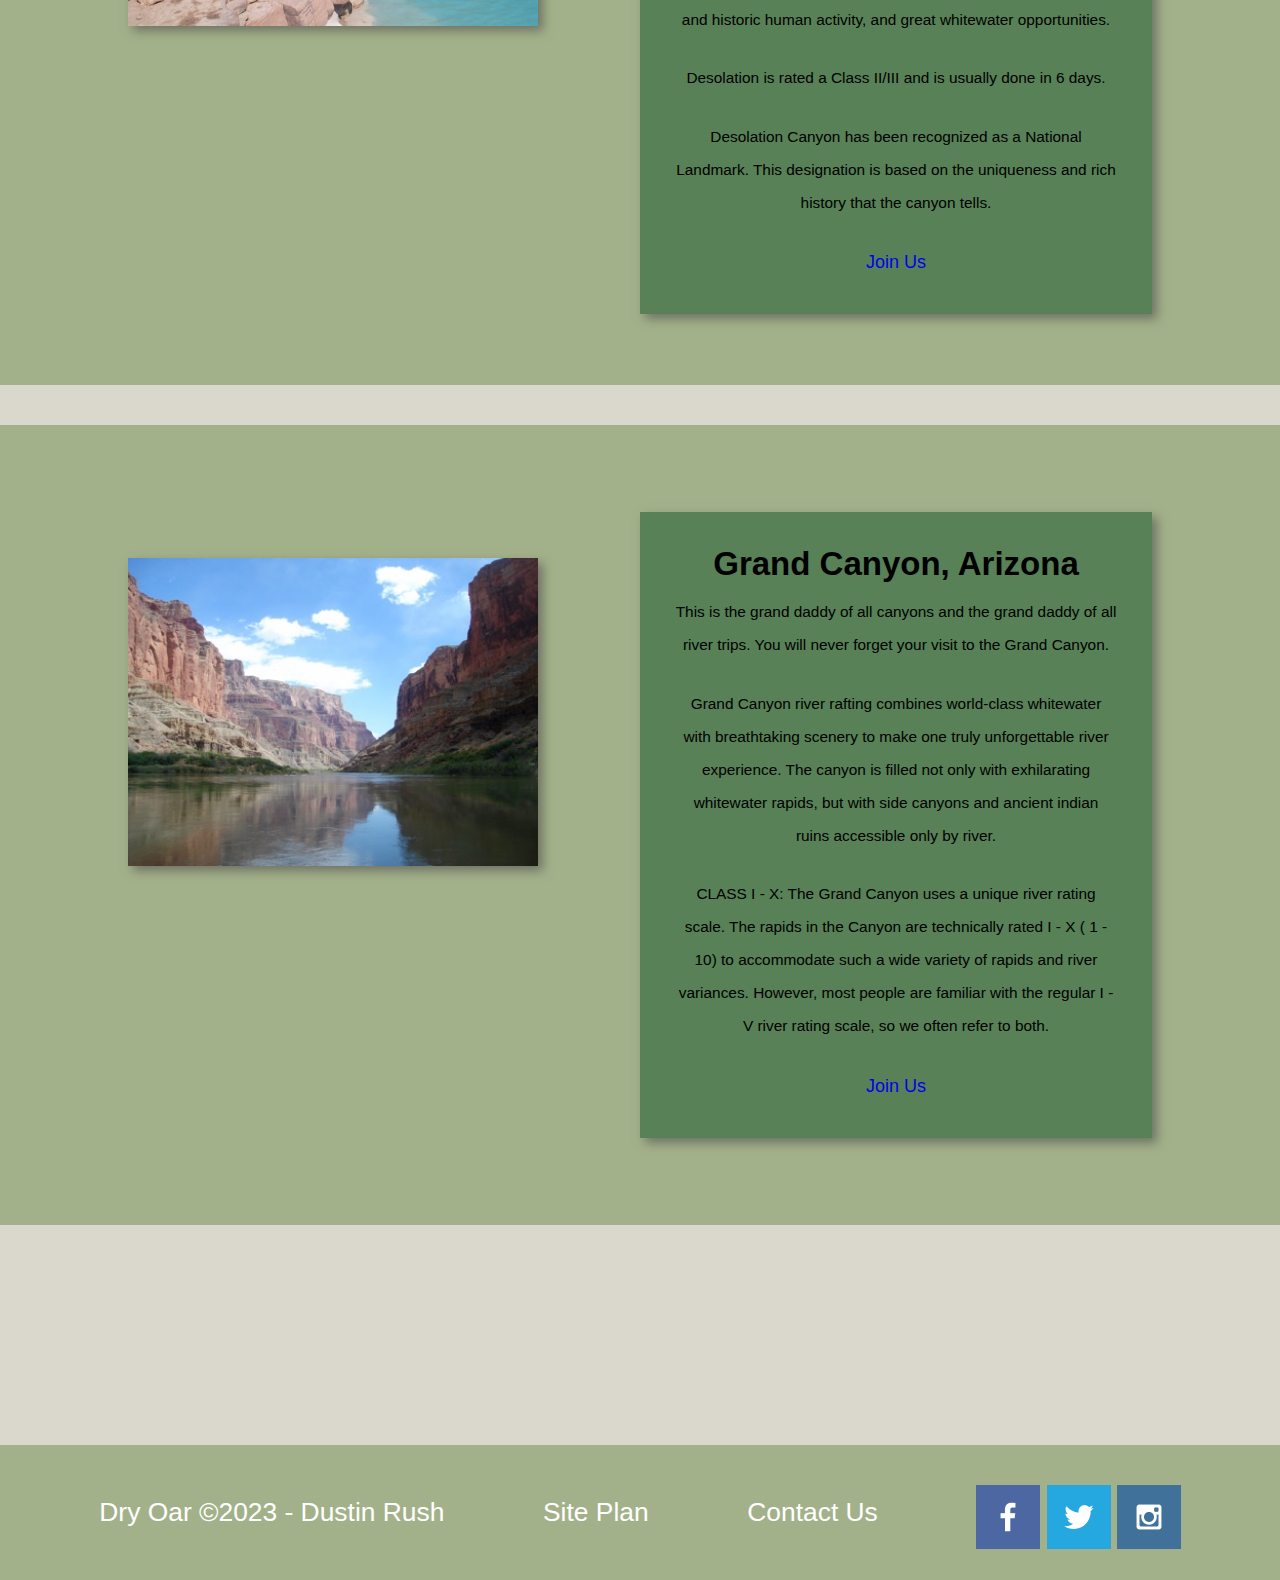
<file: wwr/rivers.html>
<!DOCTYPE html>
<html lang="en">
<head>
    <meta charset="UTF-8">
    <meta http-equiv="X-UA-Compatible" content="IE=edge">
    <meta name="viewport" content="width=device-width, initial-scale=1.0">
    <link rel="stylesheet" href="styles/style.css">
    <title>Whitewater Rafting Vacations | Dry Oar Boating | Rivers</title>
</head>
<body>
    <div id="content">
    <header class="header2">
        <a id="logo_link" href="index.html">
            <img class="logo" src="images/logo.png" alt="Dry Oar Logo">
        </a>
        <nav class="nav2">
            <a href="index.html">Home</a>
            <a href="rivers.html">Rivers</a>
            <a href="site-plan-rafting.html">Site Plan</a>
            <a href="contactus.html">Contact Us</a>
        </nav> 
    </header>
    <main class="rivers-grid">
        <section class="rivers-heading">
            <img class="icon" src="images/river_icon.png" alt="river icon">
            <h2>Rivers</h2>
        </section>
        <div id="background-rivers"></div> 
        <img class="rivers" src="images/salmon-boat-beach.jpg" alt="Salmon River Idaho">
        <section class="msg-rivers">
        <h2>Main Fork of the Salmon River, Idaho</h2>
            <p>Nestled deep in the Frank Church Wilderness of No Return winds the Salmon river. The Salmon was given the nickname long ago as the River of No Return by the people living near it because of the number of folks that came to visit and fell so in love with the rugged beauty of the river that they never left.<br>
            Herds of elk and deer graze on the hillsides around the river and bear and bighorn sheep are also commonly sighted. The river corridor is also lined with awe inspiring ponderosa pine which tower over the sandy beaches in the campsites and provide shelter from sun or rain when needed.<br></p>
            <p>Let's not forget the rapids! They range from class I-IV. The Salmon is one of the longest undammed rivers in the United States. As a free flowing river the water is higher, faster, and colder in the early summer and lower, slower, and warmer in the late summer. There are good rapids all summer...but families with children who like to swim tend to appreciate the late summer's slower, warmer water more..</p>
            <a class='join' href="rivers.html">Join Us</a>
        </section>
        <div id="background-rivers-2"></div>
        <img class="rivers2" src="images/littlecolorado.jpg" alt="Desolation Utah">
        <section class="msg-rivers2">
        <h2>Desolation and Gray Canyon, Utah</h2>
            <p>Winding through canyons in central Utah, in some of the most desolate land anywhere, the Green river flows towards the mighty Colorado river and the sea. High grey stone cliffs, beautiful desert scenery, and great rapids have made this run famous. This 84-mile trip runs from from Sand Wash to Swaseys Rapid (just outside Green River Utah) and boasts outstanding scenery, interesting geologic formations, evidence of prehistoric and historic human activity, and great whitewater opportunities.<br></p>
            <p>Desolation is rated a Class II/III and is usually done in 6 days.<br></p>
            <p>Desolation Canyon has been recognized as a National Landmark.  This designation is based on the uniqueness and rich history that the canyon tells.</p>
            <a class="join" href="rivers.html">Join Us</a>
        </section>
        <div id="background-rivers-3"></div>
        <img class="rivers3" src="images/river-narrow.jpg" alt="Grand Canyon">
        <section class="msg-rivers3">
        <h2>Grand Canyon, Arizona</h2>
            <p>This is the grand daddy of all canyons and the grand daddy of all river trips. You will never forget your visit to the Grand Canyon.<br></p>
            <p>Grand Canyon river rafting combines world-class whitewater with breathtaking scenery to make one truly unforgettable river experience. The canyon is filled not only with exhilarating whitewater rapids, but with side canyons and ancient indian ruins accessible only by river.<br></p>
            <p>CLASS I - X: The Grand Canyon uses a unique river rating scale. The rapids in the Canyon are technically rated I - X ( 1 - 10) to accommodate such a wide variety of rapids and river variances. However, most people are familiar with the regular I - V river rating scale, so we often refer to both.</p>
            <a class="join" href="rivers.html">Join Us</a>
    </section>
    </main>
    <footer>
        <p>Dry Oar &copy;2023 - Dustin Rush</p>
        <p><a href="site-plan-rafting.html">Site Plan</a></p>
        <p><a href="contactus.html">Contact Us</a></p>
        <div class="social">
            <a href="https://facebook.com" target="_blank">
                <img src="images/facebook.png" alt="fb icon">
            </a>
            <a href="https://twitter.com" target="_blank">
                <img src="images/twitter.png" alt="twitter icon">
            </a>
            <a href="https://instagram.com" target="_blank">
                <img src="images/instagram.png" alt="instagram icon">
            </a>
        </div>
    </footer>
</div> 
</body>
</html>
</file>
<file: wwr/styles/style.css>
:root {
    --primary-color: #DAD7CD;
    --secondary-color: #A3B18A;
    --accent1-color: #588157;
    --accent2-color: #3A5A40;
    --heading-font: "Trebuchet MS";
    --paragraph-font: "Trebuchet MS", Helvetica, sans-serif;
    --headline-color-on-white: black;  /* headlines on a white background */ 
    --headline-color-on-color: white; /* headlines on a colored background */ 
    --paragraph-color-on-white: black; /* paragraph text on a white background */ 
    --paragraph-color-on-color: white; /* paragraph text on a colored background */ 
    --paragraph-background-color: #588157  ;
    --nav-link-color: black;
    --nav-background-color: #A3B18A;
    --nav-hover-link-color: white;
    --nav-hover-background-color: #DAD7CD;
  }

body {
    font-family: "Trebuchet MS", Helvetica, sans-serif;
    background-color: var(--primary-color);
    font-size: 22px;
    margin: 0;
    padding: 0;
}

footer {
    background-color:var(--secondary-color);
    padding: 25px 50px;
    margin-top: 200px;
    display: flex;
    justify-content: space-around;
    align-items: center;
}

footer a {
    text-decoration: none;
    color: var(--paragraph-color-on-color);
}

footer a:hover {
    background-color:var(--accent2-color);
}

footer p {
    font-size: 1.2em;
    color: var(--paragraph-color-on-color);
}

footer p a:hover {
    text-decoration: underline;
}

header {
    display: grid;
    grid-template-columns: 150px auto;
    background-color: transparent;
}

.header2 {
    display: grid;
    grid-template-columns: 150px auto;
    background-color: var(--secondary-color);
}

h2 {
    margin: 0;
}

img {}

nav {
    display: flex;
    justify-content: space-around;
}

nav a {
    text-align: center;
    text-decoration: none;
    padding: 35px;
    color:var(--headline-color-on-color);
}

nav a:hover {
    background-color: var(--nav-background-color);
}

.nav2 /*Page2 Rivers*/ {
    display: flex;
    justify-content: space-around;
    background-color:var(--secondary-color);
}

.nav2 a /*Page2 Rivers*/ {
    text-align: center;
    text-decoration: none;
    padding: 35px;
    color:var(--headline-color-on-color);
}

.nav2 a:hover /*Page2 Rivers*/ {
    background-color: var(--accent2-color);
}

main {
    text-align: center;
}

main section img {
    box-sizing: border-box;
}

section {
    text-align: center;
}

#background {
    height: 725px;
    background-color: var(--nav-background-color);
    grid-column: 1/11;
    grid-row: 4/9;
}

#background-rivers {
    height: 800px;
    background-color: var(--nav-background-color);
    grid-column: 1/11;
    grid-row: 2/3;
    margin-top: 20px;
    margin-bottom: 20px;
}

#background-rivers-2 {
    height: 800px;
    background-color: var(--nav-background-color);
    grid-column: 1/11;
    grid-row: 3/4;
    margin-top: 20px;
    margin-bottom: 20px;
}

#background-rivers-3 {
    height: 800px;
    background-color: var(--nav-background-color);
    grid-column: 1/11;
    grid-row: 5/6;
    margin-top: 20px;
    margin-bottom: 20px;
}

#content {
    max-width: 1600px;
    margin: 0 auto;
}

#hero {
    display: grid;
    grid-template-columns: 1fr 3fr 1fr;
    margin-top: -100px;
}

#hero-box {
    grid-column: 1/4;
    grid-row: 1/3;
    z-index: -1;
}

#hero-img {
    width: 100%;
}

#hero-msg {
    grid-column: 2/3;
    grid-row: 1/2;
    margin-top: 100px;
}

#hero-msg h1 {
    text-align: center;
}

#hero-msg h4 {
    text-align: center;
    color: var(--headline-color-on-color);
}

#logo_link {
        padding-top: 5px;
        justify-self: center;
        align-self: center;
}

.book {
    background-color: var(--accent1-color);
    text-decoration: none;
    font-size: 18px;
    padding: 15px 30px;
    margin-top: 50px;
    border-radius: 5px;
}

.book:hover {
    background-color: var(--nav-hover-background-color);
}

.button-box {
    text-align: center;
}

.camping-card {
    margin: 200px 0;
    grid-column: 5/7;
    grid-row: 2/3;
}

.card-img, .mountains {
    width: 100%;
}
.card-img {
    border: 10px solid var(--accent2-color);
    transition: transform .5s;
    box-shadow: 5px 5px 10px #6f7364;
}

.card-img:hover {
    opacity: .6;
    transform: scale(1.1);
}

.home-grid {
    display: grid;
    grid-template-columns: 1fr 1fr 1fr 1fr 1fr 1fr 1fr 1fr 1fr 1fr;
}

.home-title {
    color: var(--headline-color-on-color);
    font-size: 2em;
    margin-top: 10px;
}

.icon {
    width: 80px;
    padding-top: 10px;
}

.join {
    background-color: var(--accent1-color);
    text-decoration: none;
    font-size: 18px;
    padding: 15px 30px;
    margin-top: 50px;
    border-radius: 5px;
}

.join:hover {
    background-color: var(--nav-hover-background-color);
}

.logo {
    width: 80px;
}

.mountains {
    width: 100%;
    grid-column: 2/7;
    grid-row: 5/8;
    box-shadow: 5px 5px 10px #6f7364;
}

.msg {
    background-color: var(--paragraph-background-color);
    line-height: 1.5em;
    padding: 35px;
    grid-column: 6/10;
    grid-row: 6/7;
    box-shadow: 5px 5px 10px #6f7364;
}

.msg p {
    font-size: .8em;
    padding-bottom: 15px;
}

.msg-rivers {
    background-color: var(--paragraph-background-color);
    line-height: 1.5em;
    padding: 35px;
    margin-top: 5%;
    margin-bottom: 5%;
    grid-column: 6/10;
    grid-row: 2/3;
    box-shadow: 5px 5px 10px #6f7364;
    align-self: center;
}

.msg-rivers p {
    font-size: .7em;
    padding-bottom: 10px;
}

.msg-rivers2 {
    background-color: var(--paragraph-background-color);
    line-height: 1.5em;
    padding: 35px;
    margin-top: 5%;
    margin-bottom: 5%;
    grid-column: 6/10;
    grid-row: 3/4;
    box-shadow: 5px 5px 10px #6f7364;
    align-self: center;
}

.msg-rivers2 p {
    font-size: .7em;
    padding-bottom: 10px;
}

.msg-rivers3 {
    background-color: var(--paragraph-background-color);
    line-height: 1.5em;
    padding: 35px;
    margin-top: 5%;
    margin-bottom: 5%;
    grid-column: 6/10;
    grid-row: 5/6;
    box-shadow: 5px 5px 10px #6f7364;
    align-self: center;
}

.msg-rivers3 p {
    font-size: .7em;
    padding-bottom: 10px;
}

.rapids-card {
    margin: 200px 0;
    grid-column: 8/10;
    grid-row: 2/3;
}

.rivers {
    width: 80%;
    grid-column: 2/6;
    grid-row: 2/3;
    box-shadow: 5px 5px 10px #6f7364;
    margin-top: 30%;
}

.rivers2 {
    width: 80%;
    grid-column: 2/6;
    grid-row: 3/4;
    box-shadow: 5px 5px 10px #6f7364;
    margin-top: 30%;
}

.rivers3 {
    width: 80%;
    grid-column: 2/6;
    grid-row: 5/6;
    box-shadow: 5px 5px 10px #6f7364;
    margin-top: 30%;
}

.rivers-card {
    margin: 200px 0;
    grid-column: 2/4;
    grid-row: 2/3;
}

.rivers-grid {
    display: grid;
    grid-template-columns: 1fr 1fr 1fr 1fr 1fr 1fr 1fr 1fr 1fr 1fr;
}

.rivers-heading {
    color: var(--headline-color-on-white);
    font-size: 2em;
    margin-top: 25px;
    margin-bottom: 25px;
    grid-column: 1/11;
    align-self: center;
    grid-row: 1/2;
}

.social {
    padding-top: 15px;
}

@media screen and (max-width: 900px) {
    #hero, .home-grid, .rivers-grid {
        display: block;
        height: auto;
    }
    nav, nav2, footer {
        flex-direction: column;
    }
    nav a, nav2 a {
        display: block;
        padding: 15px;
    }
    #hero {
        margin-top: 0;
    }
    #hero-msg {
        margin-top: 0;
    }
    #hero-msg h4 {
        display: none;
    }
    .home-title {
        font-size: 25px;
        color: #6f7364;
    }
    .rivers-card, .camping-card, .rapids-card { 
        margin: 50px auto;
        width: 60%;
    }
    #background, #background-rivers, #background-rivers-2, #background-rivers-3 {
        display: none;
    }
    .mountains, .msg, .rivers, .rivers2, .rivers3, .msg-rivers, .msg-rivers2, .msg-rivers3 {
        width: 80%;
        display: block;
        margin: 0 auto;
    }
    footer {
        margin-top: 25px;
    }
}
</file>
<file: positionstyles.css>
/* CSS - Name: "positionstyles.css" */
/* Activity 1 styles */
.content1 {
  /* This is the parent of the activity 1 boxes. */
  display:grid;
  grid-template-columns: 1fr 1fr;
  justify-items: center;
  grid-gap: 20px;
}
.red1 { 
  width: 100%; 
  height: 100px; 
  background-color: red; 
  grid-column: 1/3;

} 
.green1 {
  width: 200px; 
  height: 200px; 
  background-color: green; 

} 
.yellow1 {
  width: 200px; 
  height: 200px; 
  background-color: gold; 
} 
.blue1 {
  width: 100%; 
  height: 100px; 
  background-color: blue; 
  grid-column: 1/3;
} 
/* Activity 2 styles */ 
.content2 {
  /* This is the parent of the activity 2 boxes. */
  display:grid;
  grid-template-columns: 50px 50px 50px 50px;
}
.red2 {
  width: 100px; 
  height: 100px; 
  background-color: red;
  grid-row: 1/3;
  grid-column: 1/3;
} 
.green2 { 
  width: 100px; 
  height: 100px; 
  background-color: green;
  grid-row: 2/4;
  grid-column: 2/4; 
} 
.yellow2 {
  width: 100px; 
  height: 100px; 
  background-color: gold; 
  grid-row: 3/5;
  grid-column: 3/5;

} 
.blue2 {
  width: 100px; 
  height: 100px; 
  background-color: blue;
  grid-row: 4/6;
  grid-column: 4/6;  
} 

/* Activity 3 styles */ 
.content3 {
  /* This is the parent of the activity 3 boxes. */
  display:grid;
  grid-template-columns: 1fr 1fr;
  column-gap: 75px;
}
.red3 {
  width: 100%; 
  height: 100px; 
  background-color: red;
  grid-column:span 2;
} 
.green3 {
  width: 100%; 
  height: 200px; 
  background-color: green;
} 
.yellow3 {
  width: 100%; 
  height: 200px; 
  background-color: gold;
} 
.blue3 {
  width: 100%;
  height: 100px; 
  background-color: blue;
  grid-column:span 2; 
} 
/* Activity 4 styles */ 
.content4 {
  /* This is the parent of the activity 4 boxes. */
  height: 400px;
  display:grid;
  grid-template-columns: 1fr 1fr;
}
.red4 {
  width: 100%; 
  height: 100%; 
  background-color: red;
  grid-row:span 3;
} 
.green4 {
  width: 100%; 
  height: 100%; 
  background-color: green; 
} 
.yellow4 {
  width: 100%; 
  height: 100%; 
  background-color: gold; 
} 
.blue4 {
  width: 100%; 
  height: 100%; 
  background-color: blue; 
} 
/* Activity 5 styles */ 
.content5 {
  /* This is the parent of the activity 5 boxes. */
  height: 400px;
}
.red5 { 
  width: 100%; 
  height: 100px; 
  background-color: red; 
} 
.green5 { 
  width: 200px; 
  height: 200px; 
  background-color: green;
  float:left;
} 
.yellow5 {
  width: 100%; 
  height: 300px; 
  background-color: gold; 

} 
.blue5 {
  width: 100%; 
  height: 100px; 
  background-color: blue; 
} 
/* Activity 6 styles */ 
.content6 {
  /* This is the parent of the activity 6 boxes. */
  display: grid;
  grid-template-columns: 100px 100px 100px 100px 100px 100px;
  grid-template-rows: 100px 100px 100px 100px 100px 100px;
}
.red6 {
  width: 100%; 
  height: 100%; 
  background-color: red;
  grid-column-start: 1;
  /* grid-column-end: 5; */
  grid-row-start: 1;
  grid-row-end: 3;
  z-index:initial;
} 
.green6 {
  width: 100%; 
  height: 100%; 
  background-color: green;
  grid-column-start: 1;
  grid-column-end: 3;
  grid-row-start: 5;
  grid-row-end: 7;
  z-index: 2;
} 
.yellow6 {
  width: 100%; 
  height: 100%; 
  background-color: gold; 
  grid-column-start: 5;
  grid-column-end: 7;
  grid-row-start: 3;
  grid-row-end: 7;
  z-index: 3;
} 
.blue6 {
  width: 100%; 
  height: 100%; 
  background-color: blue;
  grid-column-start: 2;
  grid-column-end: 6;
  grid-row-start: 2;
  grid-row-end: 6;
  z-index: 1; 
} 


/* Do not make any changes below here */
.activity {
  width: 70%; 
  margin: 20px auto; 
  font-family: Arial, sans-serif; 
  border: 1px solid black; 
  padding: 10px; 
  clear:both; 
  overflow: auto;
} 

.hint {
  border: 1px solid grey;
  background: #e0e0e0;
  padding: .5em;
  position: relative;
  margin: 1em 0;
}
.hint h3 {
  margin: 0;
}
.hint:hover {
  background: #d0d0d0;
}
.hint > div {
  display: none;
}

.hint input[type=checkbox] {
  position: absolute;
  width: 100%;
  height: 100%;
  opacity: 0;
  z-index: 1;
  cursor: pointer;
}

.hint input[type=checkbox]:checked ~ div {
  display: block;
}

.hint i {
  position: absolute;
  transform: translate(-6px, 0);
  margin-top: 16px;
  right: 10px;
  top: -3px;
}
.hint i:before, .hint i:after {
  content: "";
  position: absolute;
  background-color: black;
  width: 3px;
  height: 9px;
}
.hint i:before {
  transform: translate(2px, 0) rotate(45deg);
}
.hint i:after {
  transform: translate(-2px, 0) rotate(-45deg);
}

.hint input[type=checkbox]:checked ~ i:before {
  transform: translate(-2px, 0) rotate(45deg);
}
.hint input[type=checkbox]:checked ~ i:after {
  transform: translate(2px, 0) rotate(-45deg);
}
.hint a {
  position: relative;
  z-index: 1;
}
</file>
<file: confguide/styles/styles.css>
#content {
    max-width: 1600px;
    margin: 0 auto;
}

.logo {
    width: 80px;
}
</file>
